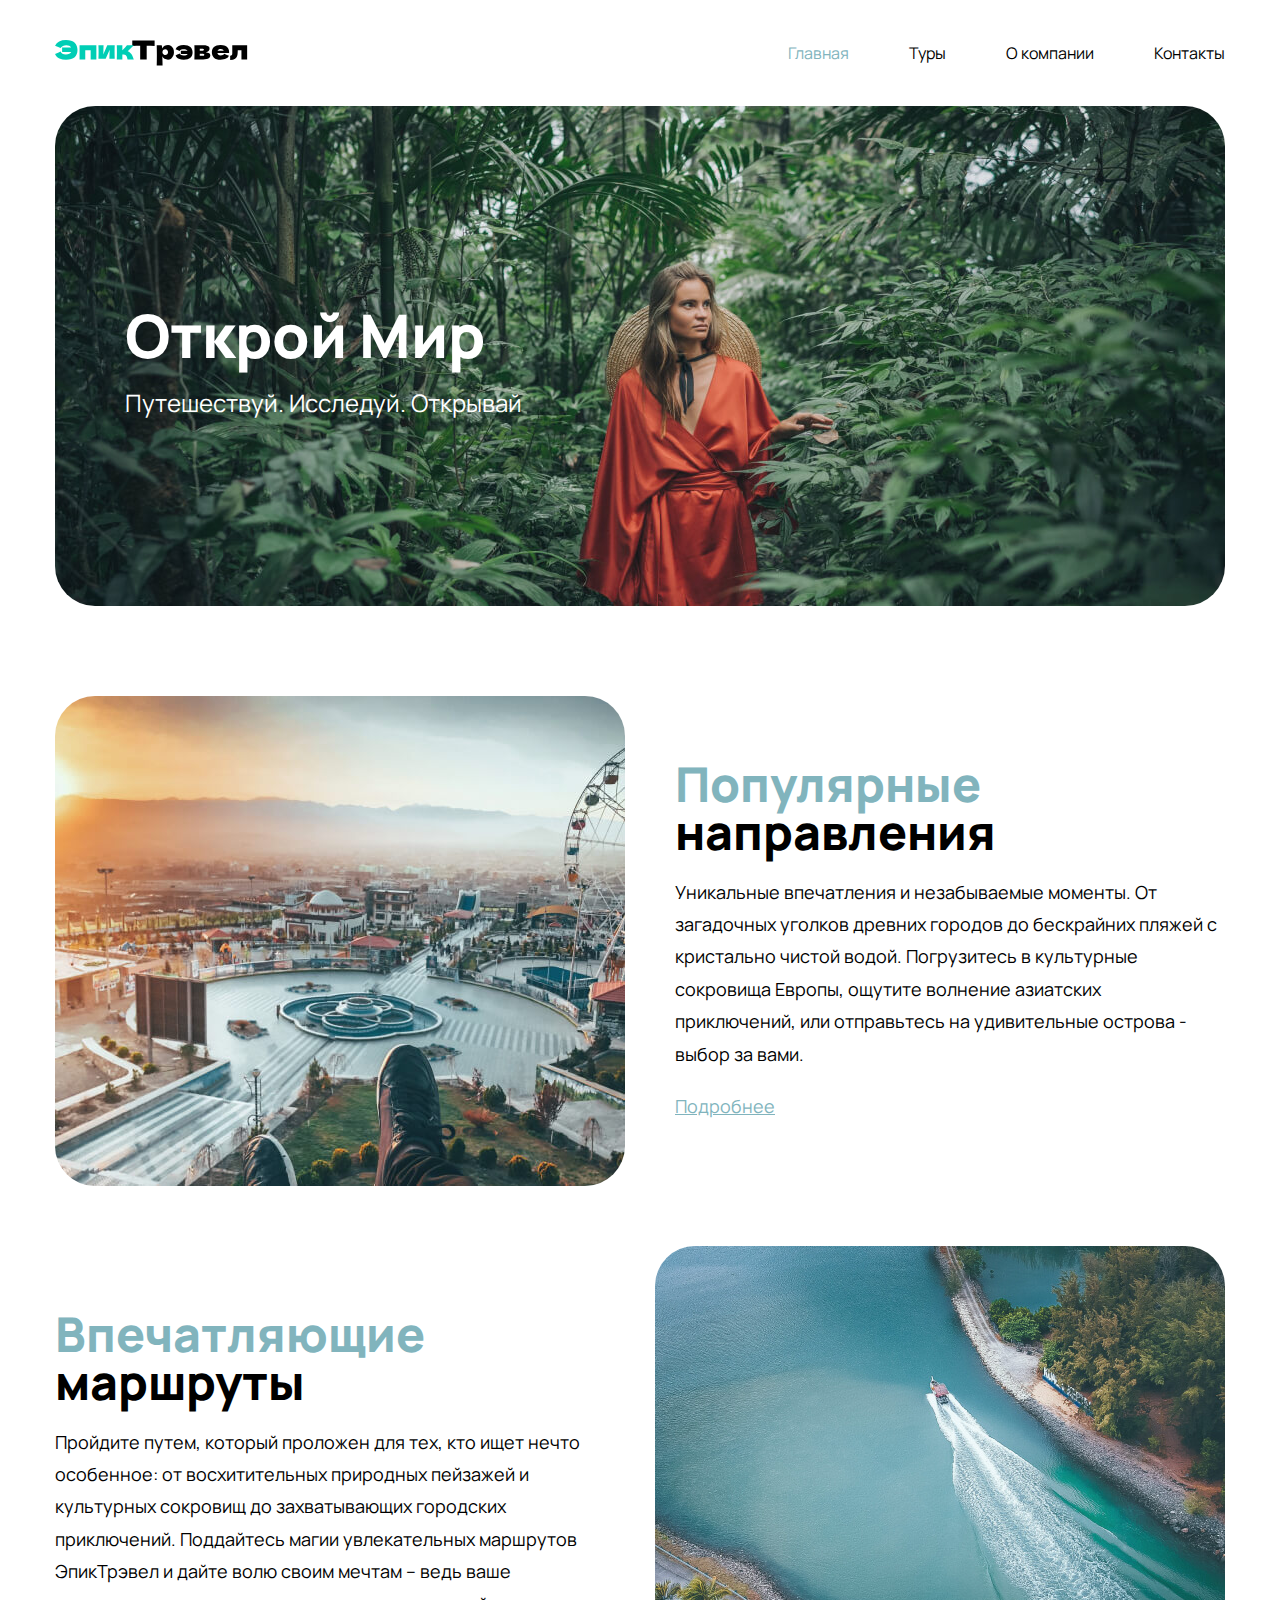
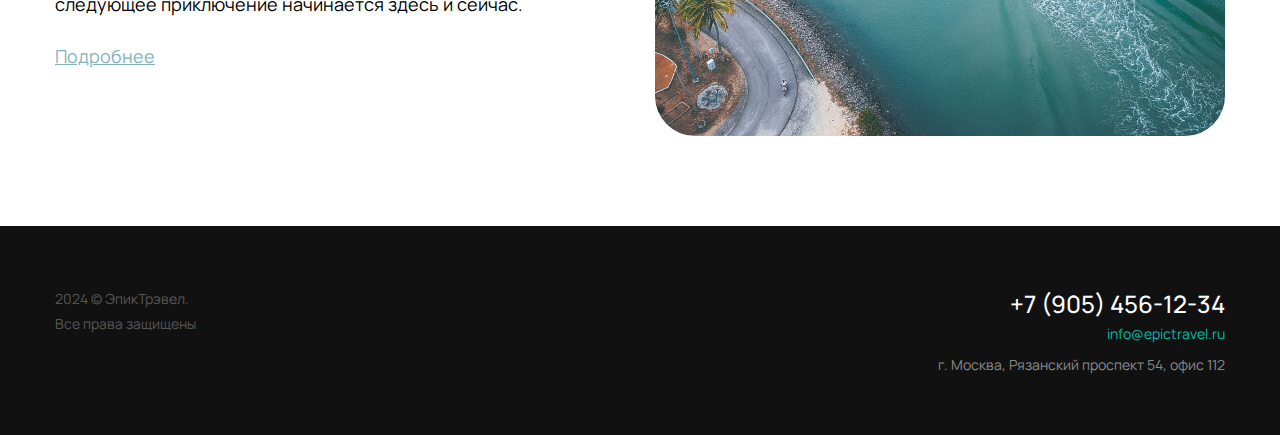
<file: index.html>
<!DOCTYPE html>
<html lang="ru">
<head>
    <meta charset="UTF-8">
    <meta name="viewport" content="width=device-width, initial-scale=1.0">
    <title>Epic Travel</title>
    <link rel="stylesheet" href="./css/reset.css">
    <link rel="stylesheet" href="./css/main.css">
    <link rel="stylesheet" href="./css/media-tablet.css">
    <link rel="stylesheet" href="./css/media-mobile.css">
    <link rel="icon" type="image/x-icon" href="./img/favicons/favicon.svg">
    <link rel="apple-touch-icon" sizes="180x180" href="./img/favicons/apple-touch-icon.png">
</head>
<body class="sticky-footer">
    
    <header class="header" id="header">
        <div class="container">
            <nav class="nav">
                <a href="index.html" class="logo"> <img src="./img/logo.svg" alt="epic travel"> </a>
                <ul class="nav-list">
                    <li> <a href="index.html" class="active">Главная</a> </li>
                    <li> <a href="tours.html">Туры</a> </li>
                    <li> <a href="about.html">О компании</a> </li>
                    <li> <a href="contacts.html">Контакты</a> </li>
                </ul>
                <button class="btn-mobile-nav" id="btn-mobile-nav" type="button">
                    <!-- type=button это просто кнопка с функционалом/интерактив, не отправляет -->
                    <img src="./img/icons/open-mobile-nav.svg" id="mobile-nav-img" alt="Open nav">
                </button>
            </nav>
        </div>
    </header>

    <nav class="mobile-nav" id="mobile-nav">
        <ul class="mobile-nav-list">
            <li> <a href="index.html" >Главная</a> </li>
            <li> <a href="tours.html">Туры</a> </li>
            <li> <a href="about.html">О компании</a> </li>
            <li> <a href="contacts.html">Контакты</a> </li>
        </ul>
    </nav>

    <main class="main-page">
        <div class="container">
            <section class="promo">
                <div class="promo-desc">
                    <h1 class="promo-title">Открой Мир</h1>
                    <p class="promo-text">Путешествуй. Исследуй. Открывай</p>
                </div>
            </section>

            <div class="main-content">
                <section class="content-row">
                    <div class="content-img">
                        <picture>
                            <source srcset="./img/main/img-01-mobile.jpg, ./img/main/img-01-mobile@2x.jpg 2x" media="(max-width: 767px)">
                            <img src="./img/main/img-01.jpg" srcset="./img/main/img-01@2x.jpg 2x" alt="Популярные направления">
                        </picture>
                    </div>
                    <div class="content-text">
                        <h2 class="title-1"><span>Популярные</span> направления</h2>
                        <p>Уникальные впечатления и незабываемые моменты. От загадочных уголков древних городов до бескрайних пляжей с кристально чистой водой. Погрузитесь в культурные сокровища Европы, ощутите волнение азиатских приключений, или отправьтесь на удивительные острова - выбор за вами.</p>
                        <p><a href="#1">Подробнее</a></p>
                    </div>
                </section>
                
                <section class="content-row content-row-reverse content-column-on-mobile">
                    <!-- content-row-reverse в css файле для него отдельный стиль -->
                    <div class="content-img">
                        <picture>
                            <source srcset="./img/main/img-02-mobile.jpg, ./img/main/img-02-mobile@2x.jpg 2x" media="(max-width: 767px)">
                            <img src="./img/main/img-02.jpg" srcset="./img/main/img-02@2x.jpg 2x" alt="Впечатляющие маршруты">
                        </picture>
                    </div>
                    <div class="content-text">
                        <h2 class="title-1"><span>Впечатляющие </span>маршруты</h2>
                        <p>Пройдите путем, который проложен для тех, кто ищет нечто особенное: от восхитительных природных пейзажей и культурных сокровищ до захватывающих городских приключений. Поддайтесь магии увлекательных маршрутов ЭпикТрэвел и дайте волю своим мечтам – ведь ваше следующее приключение начинается здесь и сейчас.</p>
                        <p><a href="#1">Подробнее</a></p>
                    </div>
                </section>
            </div>
        </div>
    </main>
    
    <footer class="footer">
        <div class="container">
            <div class="footer-row">
                <div class="footer-copyright">
                    <p>2024 © ЭпикТрэвел. <br class="desktop-only">Все права защищены</p>
                </div>
                <address class="footer-contacts">
                    <a href="tel:+79054561234" class="footer-phone">+7 (905) 456-12-34</a><br>
                    <a href="mailto:info@epictravel.ru" class="footer-email">info@epictravel.ru</a><br>
                    <p class="footer-address">г. Москва, Рязанский проспект 54, офис 112</p>
                </address>
            </div>
        </div>
    </footer>

    <script src="./js/main.js"></script>

</body>
</html>
</file>
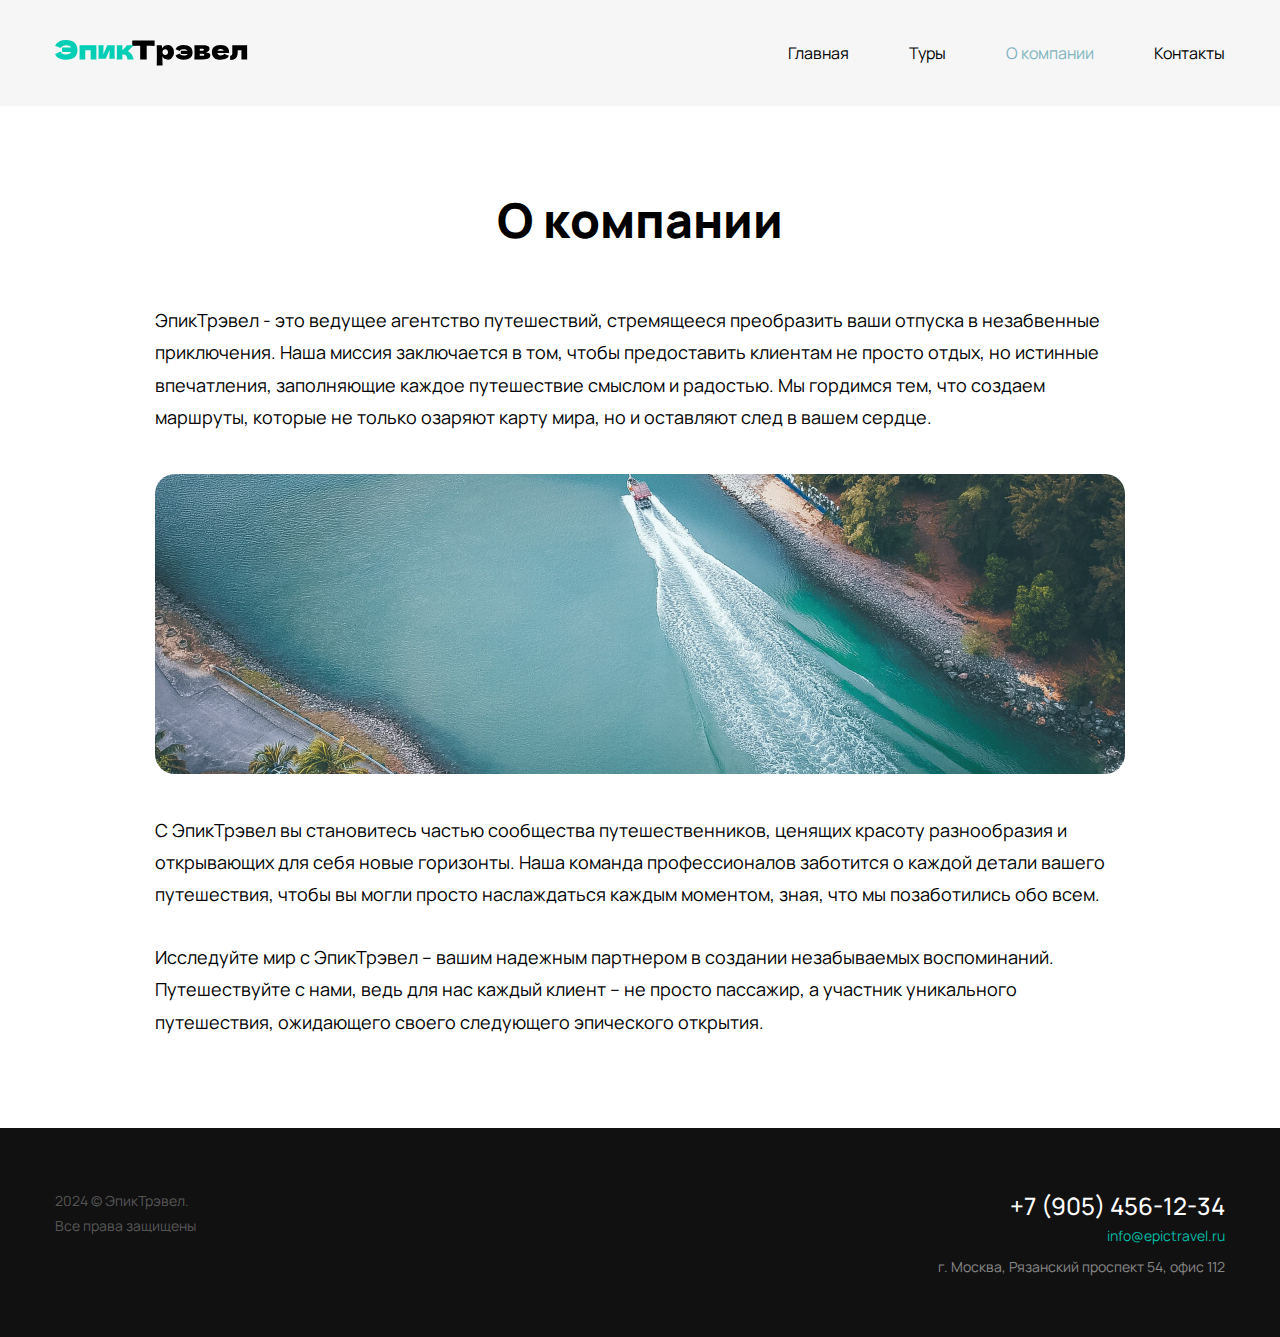
<file: about.html>
<!DOCTYPE html>
<html lang="ru">
<head>
    <meta charset="UTF-8">
    <meta name="viewport" content="width=device-width, initial-scale=1.0">
    <title>О компании - Epic Travel</title>
    <link rel="stylesheet" href="./css/reset.css">
    <link rel="stylesheet" href="./css/main.css">
    <link rel="stylesheet" href="./css/media-tablet.css">
    <link rel="stylesheet" href="./css/media-mobile.css">
    <link rel="icon" type="image/x-icon" href="./img/favicons/favicon.svg">
    <link rel="apple-touch-icon" sizes="180x180" href="./img/favicons/apple-touch-icon.png">
</head>
<body class="sticky-footer">
    
    <header class="header header-bg" id="header">
        <div class="container">
            <nav class="nav">
                <a href="index.html"> <img src="./img/logo.svg" alt="epic travel"> </a>
                <ul class="nav-list">
                    <li> <a href="index.html">Главная</a> </li>
                    <li> <a href="tours.html">Туры</a> </li>
                    <li> <a href="about.html" class="active">О компании</a> </li>
                    <li> <a href="contacts.html">Контакты</a> </li>
                </ul>

                <button class="btn-mobile-nav" id="btn-mobile-nav" type="button">
                    <!-- type=button это просто кнопка с функционалом/интерактив, не отправляет -->
                    <img src="./img/icons/open-mobile-nav.svg" id="mobile-nav-img" alt="Open nav">
                </button>

            </nav>
        </div>
    </header>

    <nav class="mobile-nav" id="mobile-nav">
        <ul class="mobile-nav-list">
            <li> <a href="index.html">Главная</a> </li>
            <li> <a href="tours.html">Туры</a> </li>
            <li> <a href="about.html">О компании</a> </li>
            <li> <a href="contacts.html">Контакты</a> </li>
        </ul>
    </nav>

    <main class="inner-page">
        
        <div class="container container-small">
            <div class="inner-page-title-wrapper">
                <h1 class="title-1 text-center">О компании</h1>
            </div>

            <div class="article-content">
                <p>ЭпикТрэвел - это ведущее агентство путешествий, стремящееся преобразить ваши отпуска в незабвенные приключения. Наша миссия заключается в том, чтобы предоставить клиентам не просто отдых, но истинные впечатления, заполняющие каждое путешествие смыслом и радостью. Мы гордимся тем, что создаем маршруты, которые не только озаряют карту мира, но и оставляют след в вашем сердце.</p>

                <div class="article-img">

                    <picture>
                        <source srcset="./img/about/about-mobile.jpg, ./img/about/about-mobile@2x.jpg 2x" media="(max-width: 767px)">
                        <source srcset="./img/about/about-tablet.jpg, ./img/about/about-tablet@2x.jpg 2x" media="(max-width: 1199px)">

                        <img src="./img/about/about.jpg" srcset="./img/about/about@2x.jpg 2x" alt="О компании">
                    </picture>

                </div>
                
                <p>С ЭпикТрэвел вы становитесь частью сообщества путешественников, ценящих красоту разнообразия и открывающих для себя новые горизонты. Наша команда профессионалов заботится о каждой детали вашего путешествия, чтобы вы могли просто наслаждаться каждым моментом, зная, что мы позаботились обо всем.</p>

                <p>Исследуйте мир с ЭпикТрэвел – вашим надежным партнером в создании незабываемых воспоминаний. Путешествуйте с нами, ведь для нас каждый клиент – не просто пассажир, а участник уникального путешествия, ожидающего своего следующего эпического открытия.</p>

            </div>
        </div>

    </main>
    
    <footer class="footer">
        <div class="container">
            <div class="footer-row">
                <div class="footer-copyright">
                    <p>2024 © ЭпикТрэвел. <br class="desktop-only">Все права защищены</p>
                </div>
                <address class="footer-contacts">
                    <a href="tel:+79054561234" class="footer-phone">+7 (905) 456-12-34</a><br>
                    <a href="mailto:info@epictravel.ru" class="footer-email">info@epictravel.ru</a><br>
                    <p class="footer-address">г. Москва, Рязанский проспект 54, офис 112</p>
                </address>
            </div>
        </div>
    </footer>

    <script src="./js/main.js"></script>

</body>
</html>
</file>
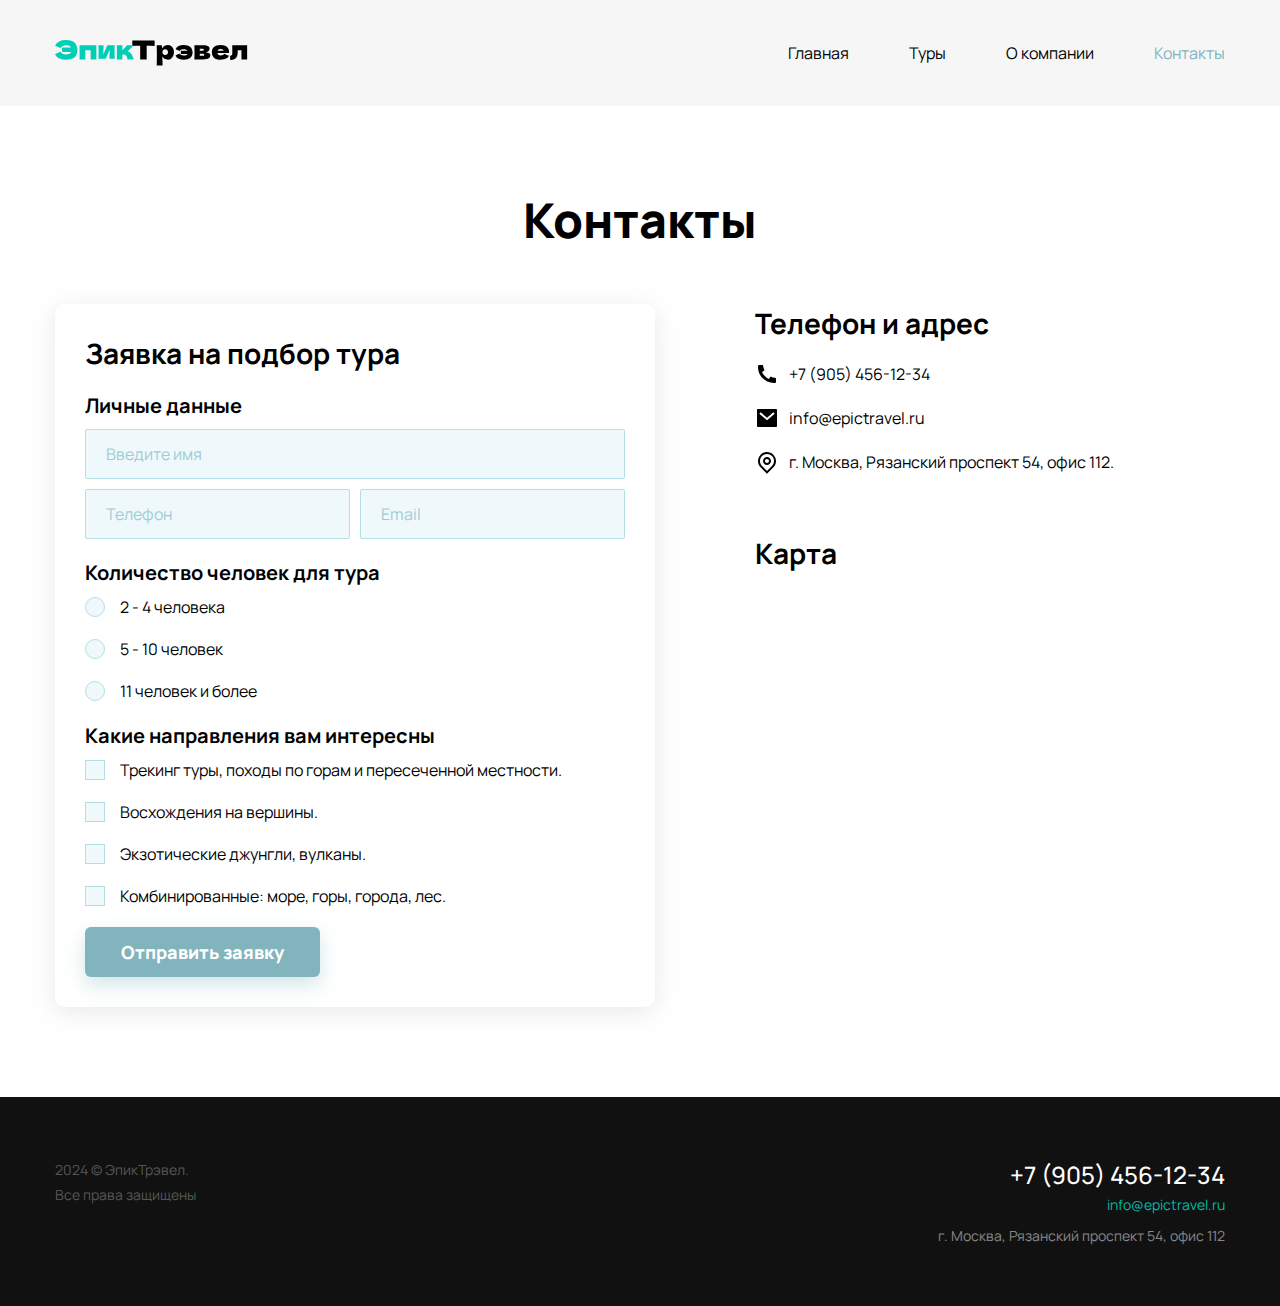
<file: contacts.html>
<!DOCTYPE html>
<html lang="ru">
<head>
    <meta charset="UTF-8">
    <meta name="viewport" content="width=device-width, initial-scale=1.0">
    <title>Контакты - Epic Travel</title>
    <link rel="stylesheet" href="./css/reset.css">
    <link rel="stylesheet" href="./css/main.css">
    <link rel="stylesheet" href="./css/media-tablet.css">
    <link rel="stylesheet" href="./css/media-mobile.css">
    <link rel="icon" type="image/x-icon" href="./img/favicons/favicon.svg">
    <link rel="apple-touch-icon" sizes="180x180" href="./img/favicons/apple-touch-icon.png">
</head>
<body class="sticky-footer">
    
    <header class="header header-bg" id="header">
        <div class="container">
            <nav class="nav">
                <a href="index.html"> <img src="./img/logo.svg" alt="epic travel"> </a>
                <ul class="nav-list">
                    <li> <a href="index.html">Главная</a> </li>
                    <li> <a href="tours.html">Туры</a> </li>
                    <li> <a href="about.html">О компании</a> </li>
                    <li> <a href="contacts.html" class="active">Контакты</a> </li>
                </ul>
                <button class="btn-mobile-nav" id="btn-mobile-nav" type="button">
                    <!-- type=button это просто кнопка с функционалом/интерактив, не отправляет -->
                    <img src="./img/icons/open-mobile-nav.svg" id="mobile-nav-img" alt="Open nav">
                </button>
            </nav>
        </div>
    </header>

    <nav class="mobile-nav" id="mobile-nav">
        <ul class="mobile-nav-list">
            <li> <a href="index.html">Главная</a> </li>
            <li> <a href="tours.html">Туры</a> </li>
            <li> <a href="about.html">О компании</a> </li>
            <li> <a href="contacts.html">Контакты</a> </li>
        </ul>
        
    </nav>

    <main class="inner-page">
        
        <div class="container">
            <div class="inner-page-title-wrapper">
                <h1 class="title-1 text-center">Контакты</h1>
            </div>

            <div class="contacts-columns">

                <form class="form-wrapper">
                    <h2 class="title-2">Заявка на подбор тура</h2>

                    <section class="form-group">
                        <h3 class="title-3">Личные данные</h3>
                        <div class="inputs-wrapper">
                            <input type="text" class="input" placeholder="Введите имя" name="name">
                            <input type="tel" class="input input-50" placeholder="Телефон" name="phone">
                            <input type="email" class="input input-50" placeholder="Email" name="email">
                        </div>
                    </section>

                    <section class="form-group">
                        <h3 class="title-3">Количество человек для тура</h3>
                        <ul class="radio-list">
                            <li>
                                <label>
                                    <input type="radio" class="real-radio visually-hidden" name="number" value="2-4">
                                    <span class="fake-radio"></span>
                                    2 - 4 человека
                                </label>
                            </li>
                            <li>
                                <label>
                                    <input type="radio" class="real-radio visually-hidden" name="number" value="5-10">
                                    <span class="fake-radio"></span>
                                    5 - 10 человек
                                </label>
                            </li>
                            <li>
                                <label>
                                    <input type="radio" class="real-radio visually-hidden" name="number" value="11+">
                                    <span class="fake-radio"></span>
                                    11 человек и более
                                </label>
                            </li>
                        </ul>
                    </section>

                    <section class="form-group">
                        <h3 class="title-3">Какие направления вам интересны</h3>
                        <ul class="checkbox-list">
                            <li>
                                <label>
                                    <input type="checkbox" class="real-checkbox visually-hidden" name="tracking">
                                    <span class="fake-checkbox"></span>
                                    Трекинг туры, походы по горам и пересеченной местности.
                                </label>
                            </li>
                            <li>
                                <label>
                                    <input type="checkbox" class="real-checkbox visually-hidden" name="mountains">
                                    <span class="fake-checkbox"></span>
                                    Восхождения на вершины.
                                </label>
                            </li>
                            <li>
                                <label>
                                    <input type="checkbox" class="real-checkbox visually-hidden" name="exotic">
                                    <span class="fake-checkbox"></span>
                                    Экзотические джунгли, вулканы.
                                </label>
                            </li>
                            <li>
                                <label>
                                    <input type="checkbox" class="real-checkbox visually-hidden" name="combi">
                                    <span class="fake-checkbox"></span>
                                    Комбинированные: море, горы, города, лес.
                                </label>
                            </li>
                        </ul>
                    </section>

                    <button class="submit-btn" type="submit">Отправить заявку</button>
                </form>
                    
                <section class="address-wrapper">
                    <div class="address-item">
                        <h2 class="title-2">Телефон и адрес</h2>
                        <address>
                            <ul class="address-list">
                                <li><img src="./img/icons/phone.svg" alt="Телефон">+7 (905) 456-12-34</li>
                                <li><img src="./img/icons/mail.svg" alt="Емайл">info@epictravel.ru</li>
                                <li><img src="./img/icons/map.svg" alt="Адрес">г. Москва, Рязанский проспект 54, офис 112.</li>
                            </ul>
                        </address>
                    </div>
                    <div class="address-item">
                        <h2 class="title-2">Карта</h2>
                        <!-- <img src="./img/contacts/map.jpg" srcset="./img/contacts/map@2x.jpg 2x" alt="Карта"> -->

                        <!-- карта стролится -->
                        <iframe class="yandex-map"
                            src="https://yandex.ru/map-widget/v1/?um=constructor%3A4ae68e80e26ec8908319f27f0a7c5f49fb58d2ba9a97deb98fc27512e14dd3c7&amp;source=constructor" style="border: none;"></iframe>

                        <!-- карта iframe не скролится добавляем в конце из JS &amp;scroll=false для мобильных устройств-->
                        <!-- <iframe
                            src="https://yandex.ru/map-widget/v1/?um=constructor%3A4ae68e80e26ec8908319f27f0a7c5f49fb58d2ba9a97deb98fc27512e14dd3c7&amp;source=constructor&amp;scroll=false"
                            width="470" height="345" frameborder="0"></iframe> -->

                        <!-- карта JS для работы через API не знаю как это пока скролится -->
                        <!-- <script type="text/javascript" charset="utf-8" async
                                src="https://api-maps.yandex.ru/services/constructor/1.0/js/?um=constructor%3A4ae68e80e26ec8908319f27f0a7c5f49fb58d2ba9a97deb98fc27512e14dd3c7&amp;width=470&amp;height=345&amp;lang=ru_RU&amp;scroll=true"></script> -->

                        <!-- карта JS не скролится добавляем вместо &amp;scroll=true вот это &amp;scroll=false-->
                        <!-- <script type="text/javascript" charset="utf-8" async
                            src="https://api-maps.yandex.ru/services/constructor/1.0/js/?um=constructor%3A4ae68e80e26ec8908319f27f0a7c5f49fb58d2ba9a97deb98fc27512e14dd3c7&amp;width=470&amp;height=345&amp;lang=ru_RU&amp;scroll=false"></script> -->


                        <!-- google карты средняя размер width="600" height="450" меняем вручную не скролится -->
                            <!-- <iframe
                                src="https://www.google.com/maps/embed?pb=!1m18!1m12!1m3!1d2247.4498074961193!2d37.79292181223885!3d55.715934772958235!2m3!1f0!2f0!3f0!3m2!1i1024!2i768!4f13.1!3m3!1m2!1s0x414ab59b3be61f9b%3A0x8e6799da30ecf98a!2z0KDRj9C30LDQvdGB0LrQuNC5INC_0YAuLCA1NCwg0JzQvtGB0LrQstCwLCDQoNC-0YHRgdC40Y8sIDEwOTM3Nw!5e0!3m2!1sru!2skz!4v1733486994091!5m2!1sru!2skz"
                                width="470" height="345" style="border:0;" allowfullscreen="" loading="lazy"
                                referrerpolicy="no-referrer-when-downgrade"></iframe> -->
                    </div>
                </section>
            </div>
        </div>
    </main>
    
    <footer class="footer">
        <div class="container">
            <div class="footer-row">
                <div class="footer-copyright">
                    <p>2024 © ЭпикТрэвел. <br class="desktop-only">Все права защищены</p>
                </div>
                <address class="footer-contacts">
                    <a href="tel:+79054561234" class="footer-phone">+7 (905) 456-12-34</a><br>
                    <a href="mailto:info@epictravel.ru" class="footer-email">info@epictravel.ru</a><br>
                    <p class="footer-address">г. Москва, Рязанский проспект 54, офис 112</p>
                </address>
            </div>
        </div>
    </footer>

    <script src="./js/main.js"></script>

</body>
</html>
</file>
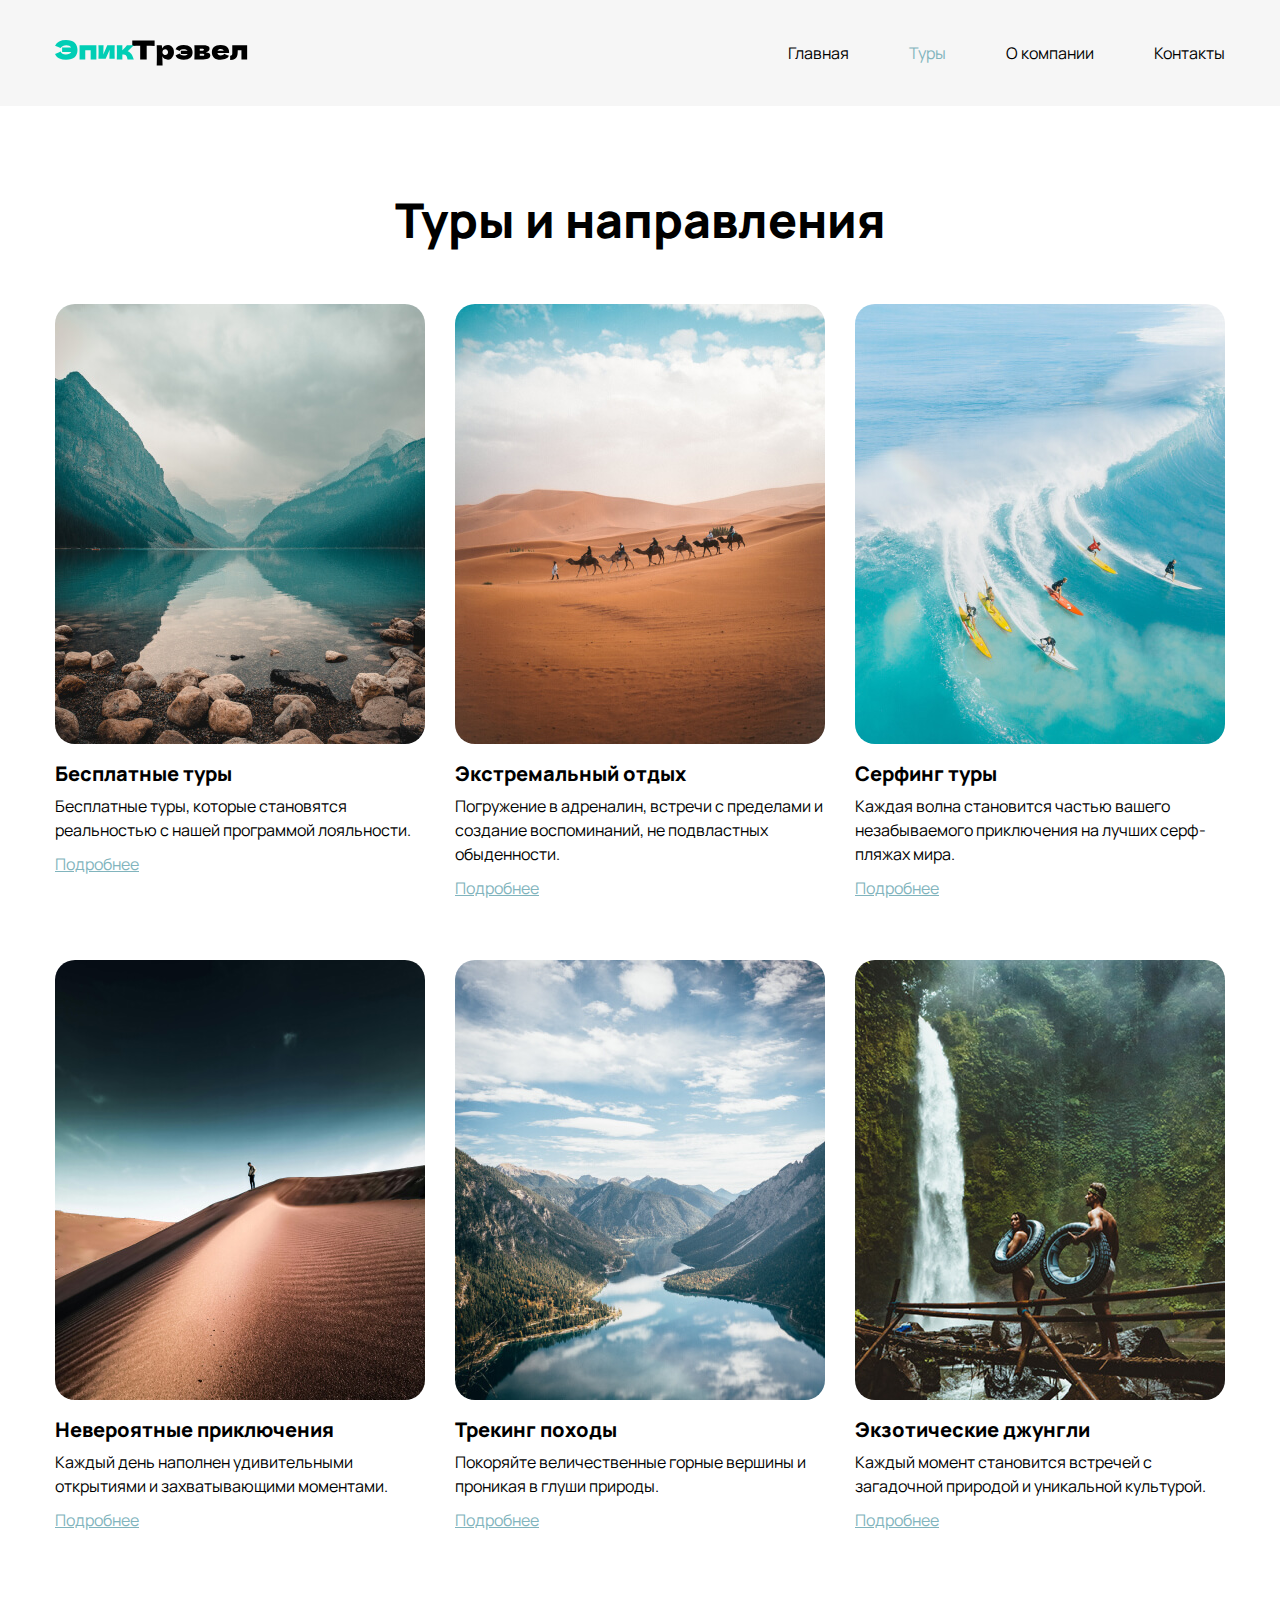
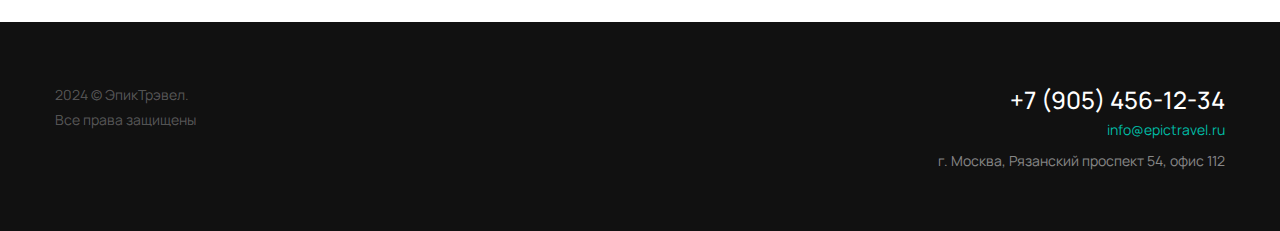
<file: tours.html>
<!DOCTYPE html>
<html lang="ru">
<head>
    <meta charset="UTF-8">
    <meta name="viewport" content="width=device-width, initial-scale=1.0">
    <title>Туры - Epic Travel</title>
    <link rel="stylesheet" href="./css/reset.css">
    <link rel="stylesheet" href="./css/main.css">
    <link rel="stylesheet" href="./css/media-tablet.css">
    <link rel="stylesheet" href="./css/media-mobile.css">
    <link rel="icon" type="image/x-icon" href="./img/favicons/favicon.svg">
    <link rel="apple-touch-icon" sizes="180x180" href="./img/favicons/apple-touch-icon.png">
</head>
<body class="sticky-footer">
    
    <header class="header header-bg" id="header">
        <div class="container">
            <nav class="nav">
                <a href="index.html"> <img src="./img/logo.svg" alt="epic travel"> </a>
                <ul class="nav-list">
                    <li> <a href="index.html">Главная</a> </li>
                    <li> <a href="tours.html" class="active">Туры</a> </li>
                    <li> <a href="about.html">О компании</a> </li>
                    <li> <a href="contacts.html">Контакты</a> </li>
                </ul>
                <button class="btn-mobile-nav" id="btn-mobile-nav" type="button">
                    <!-- type=button это просто кнопка с функционалом/интерактив, не отправляет -->
                    <img src="./img/icons/open-mobile-nav.svg" id="mobile-nav-img" alt="Open nav">
                </button>
            </nav>
        </div>
    </header>

    <nav class="mobile-nav" id="mobile-nav">
        <ul class="mobile-nav-list">
            <li> <a href="index.html">Главная</a> </li>
            <li> <a href="tours.html">Туры</a> </li>
            <li> <a href="about.html">О компании</a> </li>
            <li> <a href="contacts.html">Контакты</a> </li>
        </ul>
    </nav>

    <main class="inner-page">
        
        <div class="container">
            <div class="inner-page-title-wrapper">
                <h1 class="title-1 text-center">Туры и направления</h1>
            </div>
            <div class="cards-wrapper">

                <article class="cards">
                    <a href="#!" class="cards-img">
                        <img src="./img/cards/01.jpg" srcset="./img/cards/01@2x.jpg 2x" alt="Бесплатные туры">
                    </a>
                    
                    <div class="card-desс">
                        <h3 class="card-title">Бесплатные туры</h3>
                        <p>Бесплатные туры, которые становятся реальностью с нашей программой лояльности.</p>
                        <p><a href="#!">Подробнее</a></p>
                    </div>
                </article>

                <article class="cards">
                    <a href="#!" class="cards-img">
                        <img src="./img/cards/02.jpg" srcset="./img/cards/02@2x.jpg 2x" alt="Бесплатные туры">
                    </a>
                    
                    <div class="card-desс">
                        <h3 class="card-title">Экстремальный отдых</h3>
                        <p>Погружение в адреналин, встречи с пределами и создание воспоминаний, не подвластных обыденности.</p>
                        <p><a href="#!">Подробнее</a></p>
                    </div>
                </article>

                <article class="cards">
                    <a href="#!" class="cards-img">
                        <img src="./img/cards/03.jpg" srcset="./img/cards/03@2x.jpg 2x" alt="Бесплатные туры">
                    </a>
                    
                    <div class="card-desс">
                        <h3 class="card-title">Серфинг туры</h3>
                        <p>Каждая волна становится частью вашего незабываемого приключения на лучших серф-пляжах мира.</p>
                        <p><a href="#!">Подробнее</a></p>
                    </div>
                </article>

                <article class="cards">
                    <a href="#!" class="cards-img">
                        <img src="./img/cards/04.jpg" srcset="./img/cards/04@2x.jpg 2x" alt="Бесплатные туры">
                    </a>
                    
                    <div class="card-desс">
                        <h3 class="card-title">Невероятные приключения</h3>
                        <p>Каждый день наполнен удивительными открытиями и захватывающими моментами.</p>
                        <p><a href="#!">Подробнее</a></p>
                    </div>
                </article>

                <article class="cards">
                    <a href="#!" class="cards-img">
                        <img src="./img/cards/05.jpg" srcset="./img/cards/05@2x.jpg 2x" alt="Бесплатные туры">
                    </a>
                    
                    <div class="card-desс">
                        <h3 class="card-title">Трекинг походы</h3>
                        <p>Покоряйте величественные горные вершины и проникая в глуши природы.</p>
                        <p><a href="#!">Подробнее</a></p>
                    </div>
                </article>

                <article class="cards">
                    <a href="#!" class="cards-img">
                        <img src="./img/cards/06.jpg" srcset="./img/cards/06@2x.jpg 2x" alt="Бесплатные туры">
                    </a>
                    
                    <div class="card-desс">
                        <h3 class="card-title">Экзотические джунгли</h3>
                        <p>Каждый момент становится встречей с загадочной природой и уникальной культурой.</p>
                        <p><a href="#!">Подробнее</a></p>
                    </div>
                </article>

            </div>
        </div>

    </main>
    
    <footer class="footer">
        <div class="container">
            <div class="footer-row">
                <div class="footer-copyright">
                    <p>2024 © ЭпикТрэвел. <br class="desktop-only">Все права защищены</p>
                </div>
                <address class="footer-contacts">
                    <a href="tel:+79054561234" class="footer-phone">+7 (905) 456-12-34</a><br>
                    <a href="mailto:info@epictravel.ru" class="footer-email">info@epictravel.ru</a><br>
                    <p class="footer-address">г. Москва, Рязанский проспект 54, офис 112</p>
                </address>
            </div>
        </div>
    </footer>
    
    <script src="./js/main.js"></script>


</body>
</html>
</file>
<file: css/main.css>
/* @import url(https://fonts.googleapis.com/css?family=Manrope:200,300,regular,500,600,700,800); удалено лишнее начертание */
@import url(https://fonts.googleapis.com/css?family=Manrope:regular,500,700,800);


body {
    
    font-family: 'Manrope', sans-serif; /* шрифт без засечек */
}

a {
    color: #81B4BD;
    text-decoration: underline; /* предусматриваем общие стили для ссылок */
}


/* sticky footer когда footer находится всегда внизу страницы */

.sticky-footer {
    min-height: 100vh; /* body по всей высоте экрана, footer внизу эта строчка туда опускает */
    display: flex;
    flex-direction: column;
}

.footer {
    margin-top: auto;
}

/* -------------------------- sticky footer --------------------------- */



/* --------------------------- Общие стили ---------------------------- */

.container {
    width: 1200px;
    margin: 0 auto;
    padding: 0 15px;
}

.container.container-small {
    width: 1000px;
}

/* ------------------------------ Заголовки ---------------------------- */

.title-1 {
    font-size: 48px;
    font-weight: 800;
    line-height: 1;
}

.title-1 span {
    color: #81B4BD;
}

.title-2 {
    font-size: 28px;
    font-weight: 700;
}

.title-2 span {
    color: #81B4BD;
}

.title-3 {
    font-size: 20px;
    font-weight: 700;
}

/* класс display: none добавляется если секцию нужно скрыть */
.none {
    display: none !important;
}

/* .desktop-only {
    display: block;
} этот класс в стилях мы оставляем только для планшета и мобильной версии*/


/* ----------------------------- Header ------------------------------ */

.header {
    position: relative;
    z-index: 19;
    padding: 40px 0;
}

.header-bg {
    background-color: #F6F6F6;
}

.header-white-bg {
    background-color: #fff !important;
}

/* ---------------------------- Nav ----------------------------------- */

.logo {
    flex-shrink: 0;
    /* что бы логотип не сжимался */
}

.nav {
    display: flex;
    flex-direction: row; /* row пишем только что бы запомнить что строчка это автоматически */
    justify-content: space-between;
    align-items: center;
    gap: 30px;
}

.nav-list {
    display: flex;
    align-items: center;
    gap: 60px;
    
}

/* .nav-list li {} убираем смысла и нагрузки нет */

.nav-list a {
    color: #000;
    transition: color 0.2s ease-in;
}

.nav-list a.active {
    color: #81B4BD;
}

.nav-list a:hover {
    color: #00CEB5;
}

.btn-mobile-nav {
    display: none;

    /* что бы иконки не прыгали */
    width: 27px;
    height: 27px;
}

/* ---------------------------Mobile nav ---------------------------- */

.mobile-nav {
    
    z-index: 9;
    
    position: fixed;
    top: 106px;
    left: 0;
    width: 100%;
    height: 100vh;
    background-color: #f6f6f6;

    display: flex;
    justify-content: center;
    align-items: center;

    /* display: none; */
    /* появление меню без анимации */

    /* меню убирается вправо */
    transform: translateX(100%);

    /* меню убирается вверх */
    /* transform: translateY(100%); */

    /* без transition мягко убираться вправо не будет */
    transition: transform 0.5s;
}

.mobile-nav.open {
    display: flex;
    transform: translateX(0);
    
}

.mobile-nav-list {
    display: flex;
    flex-direction: column;
    align-items: center;
    gap: 30px;
}

.mobile-nav-list li {
    transform: scale(0);
}

.mobile-nav.open .mobile-nav-list li {
    animation-name: animateMenuItem;
    animation-duration: 0.5s;
    animation-delay: 1s;
    animation-timing-function: linear;
    animation-fill-mode: forwards;
}

@keyframes animateMenuItem {
    /* from {.... */
    0% {
        transform: scale(0);
    }
    /* to { ... */
    100% {
        transform: scale(1);
    }
}

.mobile-nav-list a {
    color: #000;
}




/* -------------------------- Main page ----------------------------- */

/* .main-page {} не стилизуем */

/* ---------------------------- Promo ------------------------------- */

.promo {
    display: flex;
    align-items: center;
    padding-left: 70px;

    height: 500px;
    background-color: #394D42;
    background-image: url('./../img/promo/promo-bg.jpg');
    background-position: center;
    background-size: cover;
    border-radius: 40px;

    color: #fff;
}

@media (-webkit-min-device-pixel-ratio: 2),
(min-resolution: 192dpi) {
    /* CSS правила для retina */
    /* для большого изображения */
    .promo {
        background-image: url('./../img/promo/promo-bg@2x.jpg');
    }
}

/* .promo-desc {} не стилизуем */

.promo-title {
    font-weight: 800;
    font-size: 60px;
    margin-bottom: 10px;
}

.promo-text {
    font-size: 24px;
}

/* -------------------------------- Main content ------------------------------- */

.main-content {
    padding: 90px 0;
    display: flex;
    flex-direction: column;
    row-gap: 60px;
}

.content-row {
    display: flex;
    align-items: center;
    column-gap: 50px;
}

.content-row.content-row-reverse {
    flex-direction: row-reverse;
} 
/* для зеркального отображения блоков второго элемента в секции content-row */

.content-img {
    flex-shrink: 0; /* что бы картинка не ужималась */
    overflow: hidden; /* скрыть элементы выходящие за пределы */
    border-radius: 40px;
}

.content-text {
    display: flex;
    flex-direction: column;
    row-gap: 20px; /* пишем просто gap столбцов нет */
}

.content-text p {
    font-size: 18px;
    line-height: 1.8;
}

.content-text a {
    color: #81B4BD;
    text-decoration: underline;
}

.text-center {
    text-align: center;
}

/* CSS класс .visually-hidden для скрытия контента: https: //www.a11yproject.com/posts/how-to-hide-content/ */

.visually-hidden {
    clip: rect(0 0 0 0);
    clip-path: inset(50%);
    height: 1px;
    overflow: hidden;
    position: absolute;
    white-space: nowrap;
    width: 1px;
}

.no-scroll {
    overflow-y: hidden;
}

/* --------------------------------- Cards ----------------------------------- */

.cards-wrapper {
    display: flex;
    flex-wrap: wrap;
    /* column-gap: 30px;
    row-gap: 60px; сначала идут ряды потом колонки */
    gap: 60px 30px;
}

.cards {
    width: 370px;
}

.cards-img {
    display: block;
    margin-bottom: 20px;
    overflow: hidden;
    border-radius: 20px;
}

.card-desс{
    display: flex;
    flex-direction: column;
    gap: 10px;
}

.card-title {
    font-size: 20px;
    font-weight: 800;
    line-height: 1;
}

.card-desс p {
    line-height: 1.5;
}

.card-desс a {
    color: #81B4BD;
    text-decoration: underline;
}


/* ------------------------------ Inner page -------------------------- */

.inner-page {
    padding: 90px 0;
}

.inner-page-title-wrapper {
    margin-bottom: 60px;
}


/* ---------------------------- Article for about --------------------- */

/* .article-content {
    width: 970px;
    margin: 0 auto;
} это вариант для ограничения контейнера по ширине */

.article-content p {
    font-size: 18px;
    line-height: 1.8;
}

.article-content p + p {
    margin-top: 30px;
}

.article-img {
    margin: 40px 0;
    border-radius: 20px;
    overflow: hidden;
}


/* ----------------------------- Contacts page ---------------------- */

.contacts-columns {
    display: flex;
    justify-content: space-between;
    gap: 100px;
    align-items: flex-start;
}


/* ------------------------------ Form ------------------------------ */

.form-wrapper {
    display: flex;
    flex-direction: column;
    gap: 20px;
    padding: 30px;
    width: 600px;
    border-radius: 10px;
    box-shadow: 0 5px 25px 0 rgba(211, 211, 211, 0.5);
    background-color: #fff;
}

.form-group {
    display: flex;
    flex-direction: column;
    gap: 10px;
}

.input {
    width: 100%;
    padding: 14px 20px;
    height: 50px;

    border: 1px solid #b5dee5;
    border-radius: 2px;
    background-color: #eff9fb;

    color: #36727d;
}

.inputs-wrapper {
    display: flex;
    flex-wrap: wrap;
    gap: 10px;
}

.input::placeholder {
    color: #9eccd4;
}

.input-50 {
    flex: 1; /* несколько flex элементов на одной строке и заняли одинаковое место 18:40 урок контакты>верстка формы*/
}

.radio-list, .checkbox-list {
    display: flex;
    flex-direction: column;
    gap: 20px;
}

.radio-list label,
.checkbox-list label {
    display: flex;
    align-items: center;
    gap: 15px;
}

.radio-list label input,
.checkbox-list label input {
    flex-shrink: 0; /*радио-кнопка или чек бокс не будет уменьшаться,
        он сохранит нужную ему ширину и не будет переносить содержимое (следом текст),
        если размеры элемента не заданы в том числе для мобильной версии*/
}

.submit-btn {
    align-self: flex-start; /*кнопка не растягивается и встаёт вначале строки (flex-start)*/
    padding: 12px 36px 13px;
    height: 50px;
    border-radius: 6px;
    box-shadow: 0 8px 20px 0 rgba(129, 180, 189, 0.35);
    background-color: #81b4bd;

    font-weight: 800;
    font-size: 18px;
    text-align: center;
    color: #fff;
    transition: all 0.2s ease-in;
}

.submit-btn:hover {
    opacity: 0.8;
}

.submit-btn:active {
    opacity: 1;
    background-color: #639199;
}

/* --------------------------- Custom Radio Button ------------------ */

/* .real-radio {

} */

.fake-radio {
    flex-shrink: 0;
    position: relative;
    width: 20px;
    height: 20px;
    border-radius: 20px; /*100%*/
    border: 1px solid #b5dee5; /*stroke*/
    background-color: #eff9fb; /*fill*/
    
}

.fake-radio::after {
    content: "";
    position: absolute;
    left: 50%;
    top: 50%;
    transform: translate(-50%, -50%) scale(0);
    width: 12px;
    height: 12px;
    border-radius: 12px;
    background-color: #37b6cc;

    transition:  all 0.2s ease-in;
}


.real-radio:checked + .fake-radio::after {
    transform: translate(-50%, -50%) scale(1);
}



/* ------------------------------- Custom CheckBoxes ----------------------- */

/* .real-checkbox {

} */

.fake-checkbox {
    position: relative;
    flex-shrink: 0;
    width: 20px;
    height: 20px;
    border: 1px solid #b5dee5;
    background-color: #eff9fb;

}

.fake-checkbox::after {
    content: "";
    position: absolute;
    left: 50%;
    top: 50%;
    transform: translate(-50%, -50%) scale(0);
    transition: all 0.2s ease-in;
    width: 16px;
    height: 13px;
    /* background-image: url(./../img/icons/tick.svg); */

    /* backgrounв-img сделан при помощи конвертора
    https: //yoksel.github.io/url-encoder/
     */

    background-image: url("data:image/svg+xml,%3Csvg width='16' height='13' viewBox='0 0 16 13' fill='none' xmlns='http://www.w3.org/2000/svg'%3E%3Cpath d='M1.06055 5.93933L7.06055 11.9393M4.93923 11.9393L14.9392 1.93933' stroke='%2337B6CC' stroke-width='3'/%3E%3C/svg%3E");
    
    background-repeat: no-repeat;
    background-position: center;

}

.real-checkbox:checked + .fake-checkbox::after {
    transform: translate(-50%, -50%) scale(1);
}


/* ----------------------------- Address --------------------------- */

.address-wrapper {
    display: flex;
    flex-direction: column;
    width: 470px;
    gap: 60px;
}

.address-item {
    display: flex;
    flex-direction: column;
    gap: 20px;
}

.address-list {
    display: flex;
    flex-direction: column;
    gap: 20px;
}

.address-list li {
    display: flex;
    align-items: center;
    gap: 10px;
}

.yandex-map {
    width: 100%;
    height: 375px;
}


/* ------------------------------ Footer ---------------------------- */

.footer {
    /* margin-top: auto; это значение вынесено выше в стики футер */
    padding: 60px 0;
    background-color: #111111;
    color: #fff;
}

.footer-row {
    display: flex;
    justify-content: space-between;
    align-items: flex-start;
    gap: 30px;
}

.footer-copyright {
    font-size: 14px;
    line-height: 1.8;
    color: rgba(255, 255, 255, 0.3);

}

.footer-contacts {
    text-align: right;
}

.footer-phone {
    font-size: 24px;
    font-weight: 500;
    line-height: 1.5;
    color: #fff;
}

.footer-email {
    display: inline-block;
    margin-bottom: 10px;
    font-size: 14px;
    line-height: 1.5;
    color: #00BDA6;
}

.footer-address {
    font-size: 14px;
    line-height: 1.5;
    color: rgba(255, 255, 255, 0.5);
}
</file>
<file: css/media-tablet.css>
/* Планшет 1199-768 */
@media (max-width: 1199px) {

    .desktop-only {
        display: none !important;
        /* ! что бы это перебило все стальные свойства */
    }

    .container {
        width: 768px;
    }
    .container.container-small {
        width: 768px;
    }

    .title-1 {
        font-size: 38px;
    }

    .nav-list {
        gap: 30px;
    }

    #mobile-nav {
        display: none;
    }


    .promo {
        padding-left: 20px;
        height: 350px;
        border-radius: 20px;
    }

    .promo-title {
        font-size: 40px;
        margin-bottom: 0px;
    }
    
    .promo-text {
        font-size: 18px;
    }

    .main-content {
        padding: 60px 0;
    }
    
    .content-row {
        align-items: flex-start;
        /* текст по верхнему ряду */
        column-gap: 30px;
    }
    
    .content-img {
        /* width: 354px
        flex-shrink: 0; */
        border-radius: 20px;
    }

    .content-img, .content-text {
        flex: 1;
        /* получились блоки одинаковой ширины их м.б.2 м.б.3 м.б.4 
        или фиксированная ширина картинке см выше
        у этих блоков нет внутреннего падинга!*/
    }
    
    .content-text {
        row-gap: 10px;
    }

    .content-text p {
        font-size: 14px;
    }

    .footer {
        padding: 40px 0;
    }

    .footer-row {
        flex-direction: column-reverse;
        /* меняем местами контакты и копирайт */
        justify-content: flex-start;
        /* эта строка по умолчанию */
    }
    
    .footer-contacts {
        text-align: left;
    }
    
    /* -------------------- Страница туры --------------------- */

    .inner-page {
        padding: 60px 0;
    }
    .inner-page-title-wrapper {
        margin-bottom: 40px;
    }
    .cards-wrapper {
        row-gap: 40px;
    }
    .cards {
        width: 354px;
    }

    /* ---------------------- Страница о компании --------------- */

    .article-content p {
        font-size: 16px;
    }

    /* ----------------------------- Contacts page ---------------------- */
    
    .contacts-columns {
        flex-direction: column-reverse;
        gap: 40px;
    }

    .address-wrapper {
        width: 100%;
        gap: 40px;
    }

    .form-wrapper {
        width: 100%;
    }
}
</file>
<file: css/media-mobile.css>
/* Мобильный */
@media (max-width: 767px) {
    .desktop-only {
        display: none !important;
    }

    .container {
        width: 320px;
    }
    
    .container.container-small {
        width: 320px;
    }

    .title-1 {
        font-size: 28px;
    }

    .title-2 {
        font-size: 22px;
    }

    .title-3 {
        font-size: 18px;
    }

    .nav-list {
        display: none;
    }

  #mobile-nav {
      display: block;
  }


    .btn-mobile-nav {
        display: block;
    }

    .promo {
        /* display: flex; */
        /* flex-direction: row; */
        /* вверху описание как видим */
        justify-content: center;
        align-items: flex-start;
        /* по верхней границе */
        padding-top: 40px;
        padding-left: 0;
        text-align: center;
    }
    
    .promo-title {
        font-size: 34px;
    }
    
    .promo-text {
        font-size: 14px;
    }

    .main-content {
        padding: 40px 0;
        row-gap: 40px;
    }

    .content-row {
        flex-direction: column;
        row-gap: 20px;
    }

    .content-img {
        flex-basis: 120px;
    }

    .content-column-on-mobile {
        flex-direction: column !important;
    }

        /* -------------------- Страница туры --------------------- */
    
    .inner-page {
        padding: 40px 0;
    }
    .cards-wrapper {
        row-gap: 20px;
    }
    .cards {
        width: 290px;
    }
    .card-desс p {
        font-size: 14px;
    }

        /* ---------------------- Страница о компании --------------- */

    .article-content p {
        font-size: 14px;
    }
    
    .article-content p+p {
        margin-top: 14px;
    }
    .article-img {
        margin: 20px 0;
    }

    /* ---------------------------- Контакты ------------------------- */

    .header .container {
        width: 100%;
        /* сделала по рекомендации что бы меню было по ширине устройства меньше 768px */
    }
    .address-wrapper {
        gap: 20px;
        font-size: 14px;
    }

    .form-wrapper {
        padding: 20px 15px;
        font-size: 14px;
    }

    .input-50 {
        flex: none;
    }
}
</file>
